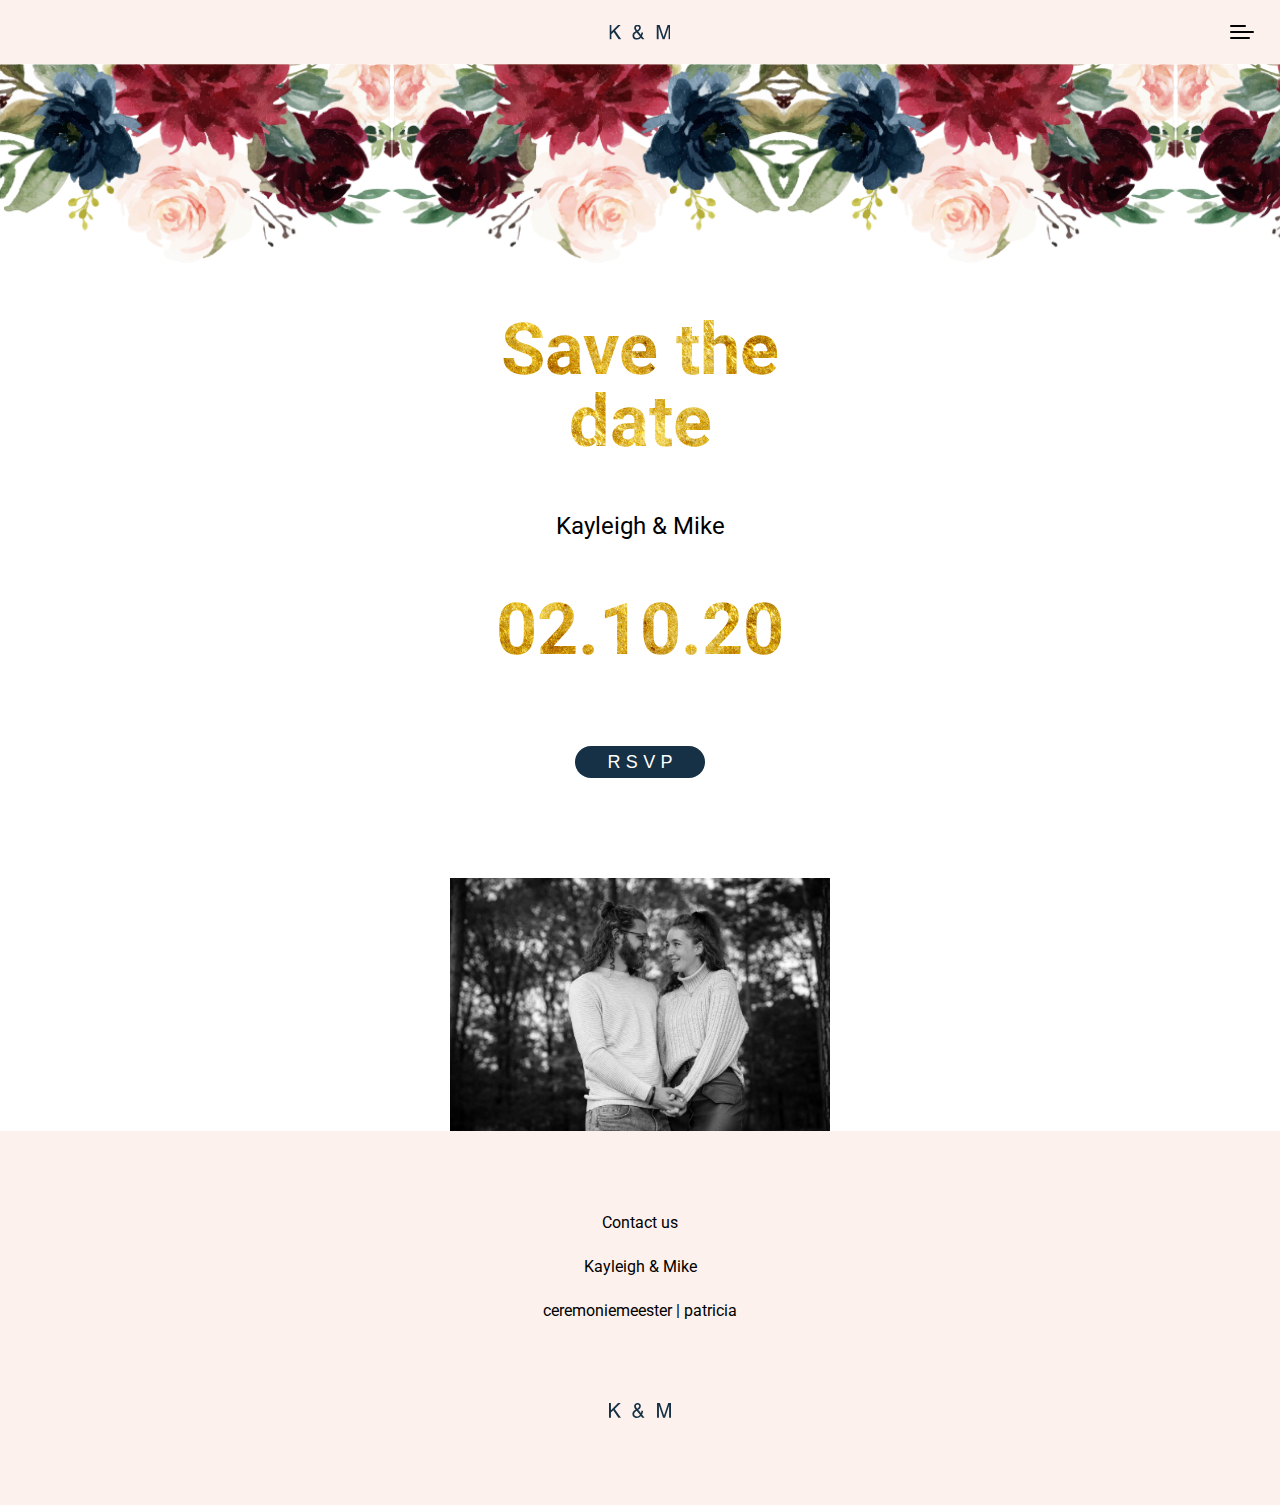
<file: index.html>
<!DOCTYPE html>
<html lang="en">
<head>
    <meta charset="UTF-8">
    <title>K & M</title>
    <link rel="stylesheet" href="static/css/reset.css">
    <link rel="stylesheet" href="static/css/style.css">
    <link href="https://fonts.googleapis.com/css2?family=Roboto:wght@500&display=swap" rel="stylesheet">
    <meta name="viewport" content="width=device-width">
</head>
<body>
    <div class="header">
        <img src="static/img/logo.svg" alt="" class="logo">
        <button class="toggle-menu" onclick="toggleMenu();">
            <span class="menu-icon-wrapper">
                <span class="top"></span>
                <span class="middle"></span>
                <span class="bottom"></span>
            </span>
        </button>
    </div>
    <div class="menu">
        <a class="menu-link m--active" href="." onclick="setActiveMenuItem(event)">
            <span class="link-text">Home</span>
        </a>
        <a class="menu-link" href="ons-verhaal.html" onclick="setActiveMenuItem(event)">
            <span class="link-text">Ons verhaal</span>
        </a>
        <a class="menu-link" href="locatie.html" onclick="setActiveMenuItem(event)">
            <span class="link-text">Locatie</span>
        </a>
        <a class="menu-link" href="het-team.html" onclick="setActiveMenuItem(event)">
            <span class="link-text">Het team</span>
        </a>
        <a class="menu-link" href="rsvp.html" onclick="setActiveMenuItem(event)">
            <span class="link-text">RSVP</span>
        </a>
        <a class="menu-link" href="praktische-informatie.html" onclick="setActiveMenuItem(event)">
            <span class="link-text">Praktische informatie</span>
        </a>
        <a class="menu-link" href="cadeautips.html" onclick="setActiveMenuItem(event)">
            <span class="link-text">Cadeautips</span>
        </a>
    </div>
    <div class="flowers"></div>
    <div class="content">
        <div class="clip-text">
            Save the<br />
            date
        </div>
        <div class="names">Kayleigh & Mike</div>
        <div class="clip-text clip-text_one">02.10.20</div>
        <button class="btn-primary mt-80">
            <span class="letter">R</span>
            <span class="letter">S</span>
            <span class="letter">V</span>
            <span class="letter">P</span>
        </button>
        <div class="mike-kayleigh-wrapper mt-100">
            <img src="static/img/mike-kayleigh.jpg" class="mike-kayleigh-img" alt="">
        </div>
    </div>
    <footer class="footer">
        <a href="" class="footer-link">Contact us</a>
        <div class="mt-20">Kayleigh & Mike</div>
        <div class="mt-20">ceremoniemeester | patricia</div>
        <img class="mt-80" src="static/img/logo.svg" alt="" class="footer-logo">
    </footer>
    <script>
        function toggleMenu() {
            document.body.classList.toggle('menu-open');
        }
        function setActiveMenuItem(event) {
            // event.preventDefault();
            document.querySelector('.menu-link.m--active').classList.remove('m--active');
            event.target.classList.add('m--active')
        }
    </script>
</body>
</html>
</file>
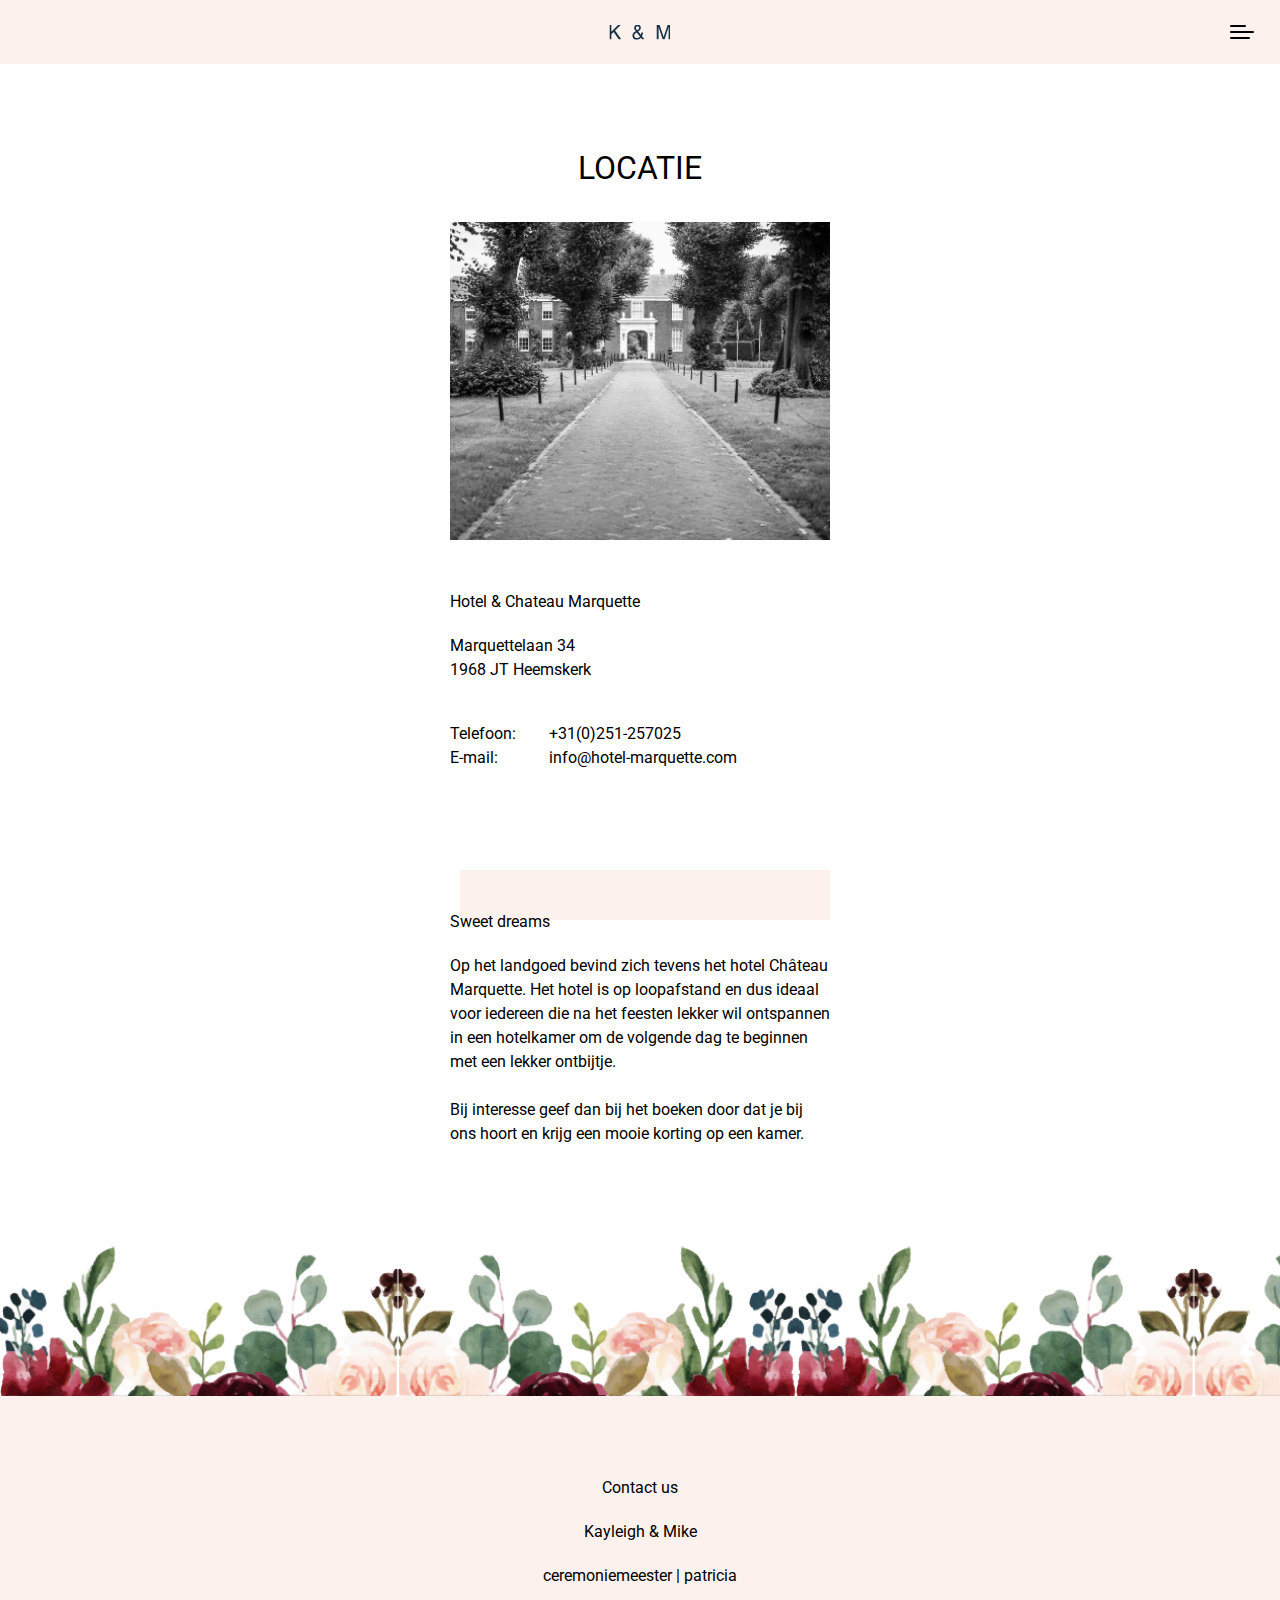
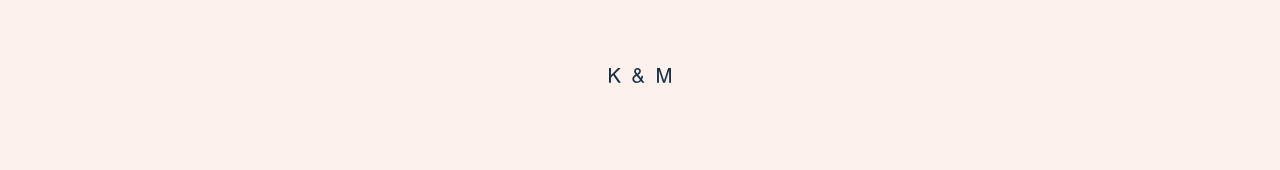
<file: locatie.html>
<!DOCTYPE html>
<html lang="en">
<head>
    <meta charset="UTF-8">
    <title>K & M</title>
    <link rel="stylesheet" href="static/css/reset.css">
    <link rel="stylesheet" href="static/css/style.css">
    <link href="https://fonts.googleapis.com/css2?family=Roboto:wght@500&display=swap" rel="stylesheet">
    <meta name="viewport" content="width=device-width">
</head>
<body>
    <div class="header">
        <img src="static/img/logo.svg" alt="" class="logo">
        <button class="toggle-menu" onclick="toggleMenu();">
            <span class="menu-icon-wrapper">
                <span class="top"></span>
                <span class="middle"></span>
                <span class="bottom"></span>
            </span>
        </button>
    </div>
    <div class="menu">
        <a class="menu-link m--active" href="." onclick="setActiveMenuItem(event)">
            <span class="link-text">Home</span>
        </a>
        <a class="menu-link" href="ons-verhaal.html" onclick="setActiveMenuItem(event)">
            <span class="link-text">Ons verhaal</span>
        </a>
        <a class="menu-link" href="locatie.html" onclick="setActiveMenuItem(event)">
            <span class="link-text">Locatie</span>
        </a>
        <a class="menu-link" href="het-team.html" onclick="setActiveMenuItem(event)">
            <span class="link-text">Het team</span>
        </a>
        <a class="menu-link" href="rsvp.html" onclick="setActiveMenuItem(event)">
            <span class="link-text">RSVP</span>
        </a>
        <a class="menu-link" href="praktische-informatie.html" onclick="setActiveMenuItem(event)">
            <span class="link-text">Praktische informatie</span>
        </a>
        <a class="menu-link" href="cadeautips.html" onclick="setActiveMenuItem(event)">
            <span class="link-text">Cadeautips</span>
        </a>
    </div>
    <div class="content text-left mt-80 mb-100">
        <h1 class="title">
            Locatie
        </h1>
        <div>
            <img src="static/img/marquette.png" class="marquette" alt="">
        </div>
        <div class="mt-50 mb-20">
            Hotel & Chateau Marquette
        </div>
        <table class="mb-100">
            <tr>
                <td colspan="2">Marquettelaan 34</td>
            </tr>
            <tr>
                <td class="pb-40" colspan="2">1968 JT Heemskerk</td>
            </tr>
            <tr>
                <td>Telefoon:</td>
                <td>+31(0)251-257025</td>
            </tr>
            <tr>
                <td>E-mail:</td>
                <td>info@hotel-marquette.com</td>
            </tr>
        </table>
        <div class="subtitle">
            Sweet dreams
        </div>
        <p class="mt-20">
            Op het landgoed bevind zich tevens het hotel Château Marquette. Het hotel is op loopafstand en dus ideaal voor iedereen die na het feesten lekker wil ontspannen in een hotelkamer om de volgende dag te beginnen met een lekker ontbijtje.
            <br><br>
            Bij interesse geef dan bij het boeken door dat je bij ons hoort en krijg een mooie korting op een kamer.
        </p>
    </div>
    <div class="flowers-bottom"></div>
    <footer class="footer">
        <a href="" class="footer-link">Contact us</a>
        <div class="mt-20">Kayleigh & Mike</div>
        <div class="mt-20">ceremoniemeester | patricia</div>
        <img class="mt-80" src="static/img/logo.svg" alt="" class="footer-logo">
    </footer>
    <script>
        function toggleMenu() {
            document.body.classList.toggle('menu-open');
        }
        function setActiveMenuItem(event) {
            // event.preventDefault();
            document.querySelector('.menu-link.m--active').classList.remove('m--active');
            event.target.classList.add('m--active')
        }
    </script>
</body>
</html>
</file>
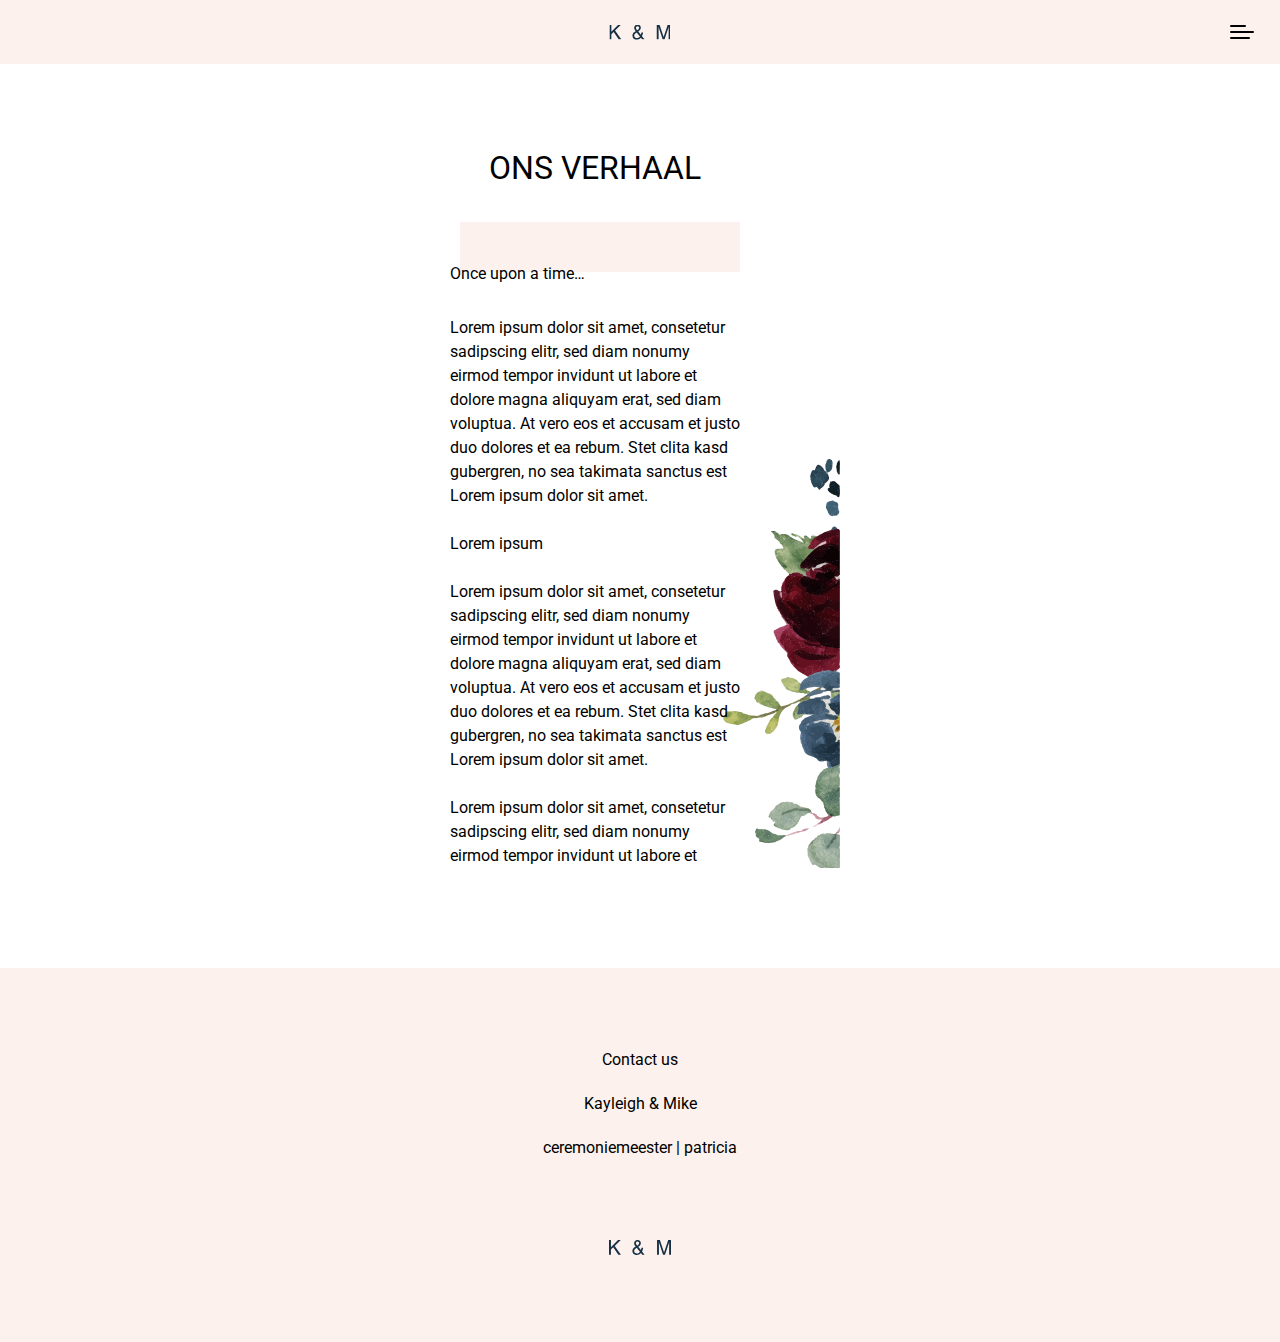
<file: ons-verhaal.html>
<!DOCTYPE html>
<html lang="en">
<head>
    <meta charset="UTF-8">
    <title>K & M</title>
    <link rel="stylesheet" href="static/css/reset.css">
    <link rel="stylesheet" href="static/css/style.css">
    <link href="https://fonts.googleapis.com/css2?family=Roboto:wght@500&display=swap" rel="stylesheet">
    <meta name="viewport" content="width=device-width">
</head>
<body>
    <div class="header">
        <img src="static/img/logo.svg" alt="" class="logo">
        <button class="toggle-menu" onclick="toggleMenu();">
            <span class="menu-icon-wrapper">
                <span class="top"></span>
                <span class="middle"></span>
                <span class="bottom"></span>
            </span>
        </button>
    </div>
    <div class="menu">
        <a class="menu-link m--active" href="." onclick="setActiveMenuItem(event)">
            <span class="link-text">Home</span>
        </a>
        <a class="menu-link" href="ons-verhaal.html" onclick="setActiveMenuItem(event)">
            <span class="link-text">Ons verhaal</span>
        </a>
        <a class="menu-link" href="locatie.html" onclick="setActiveMenuItem(event)">
            <span class="link-text">Locatie</span>
        </a>
        <a class="menu-link" href="het-team.html" onclick="setActiveMenuItem(event)">
            <span class="link-text">Het team</span>
        </a>
        <a class="menu-link" href="rsvp.html" onclick="setActiveMenuItem(event)">
            <span class="link-text">RSVP</span>
        </a>
        <a class="menu-link" href="praktische-informatie.html" onclick="setActiveMenuItem(event)">
            <span class="link-text">Praktische informatie</span>
        </a>
        <a class="menu-link" href="cadeautips.html" onclick="setActiveMenuItem(event)">
            <span class="link-text">Cadeautips</span>
        </a>
    </div>
    <div class="content flowers-right mt-80 mb-100">
        <h1 class="title">
            Ons verhaal
        </h1>
        <h2 class="subtitle mb-30">
            Once upon a time…
        </h2>
        <p class="text-left">
            Lorem ipsum dolor sit amet, consetetur sadipscing elitr, sed diam nonumy eirmod tempor invidunt ut labore et dolore magna aliquyam erat, sed diam voluptua. At vero eos et accusam et justo duo dolores et ea rebum. Stet clita kasd gubergren, no sea takimata sanctus est Lorem ipsum dolor sit amet. 
            <br><br>
            Lorem ipsum
            <br><br>
            Lorem ipsum dolor sit amet, consetetur sadipscing elitr, sed diam nonumy eirmod tempor invidunt ut labore et dolore magna aliquyam erat, sed diam voluptua. At vero eos et accusam et justo duo dolores et ea rebum. Stet clita kasd gubergren, no 
            sea takimata sanctus est Lorem ipsum dolor sit amet.
            <br><br>
            Lorem ipsum dolor sit amet, consetetur sadipscing elitr, sed diam nonumy eirmod tempor invidunt ut labore et
        </p>
    </div>
    <footer class="footer">
        <a href="" class="footer-link">Contact us</a>
        <div class="mt-20">Kayleigh & Mike</div>
        <div class="mt-20">ceremoniemeester | patricia</div>
        <img class="mt-80" src="static/img/logo.svg" alt="" class="footer-logo">
    </footer>
    <script>
        function toggleMenu() {
            document.body.classList.toggle('menu-open');
        }
        function setActiveMenuItem(event) {
            // event.preventDefault();
            document.querySelector('.menu-link.m--active').classList.remove('m--active');
            event.target.classList.add('m--active')
        }
    </script>
</body>
</html>
</file>
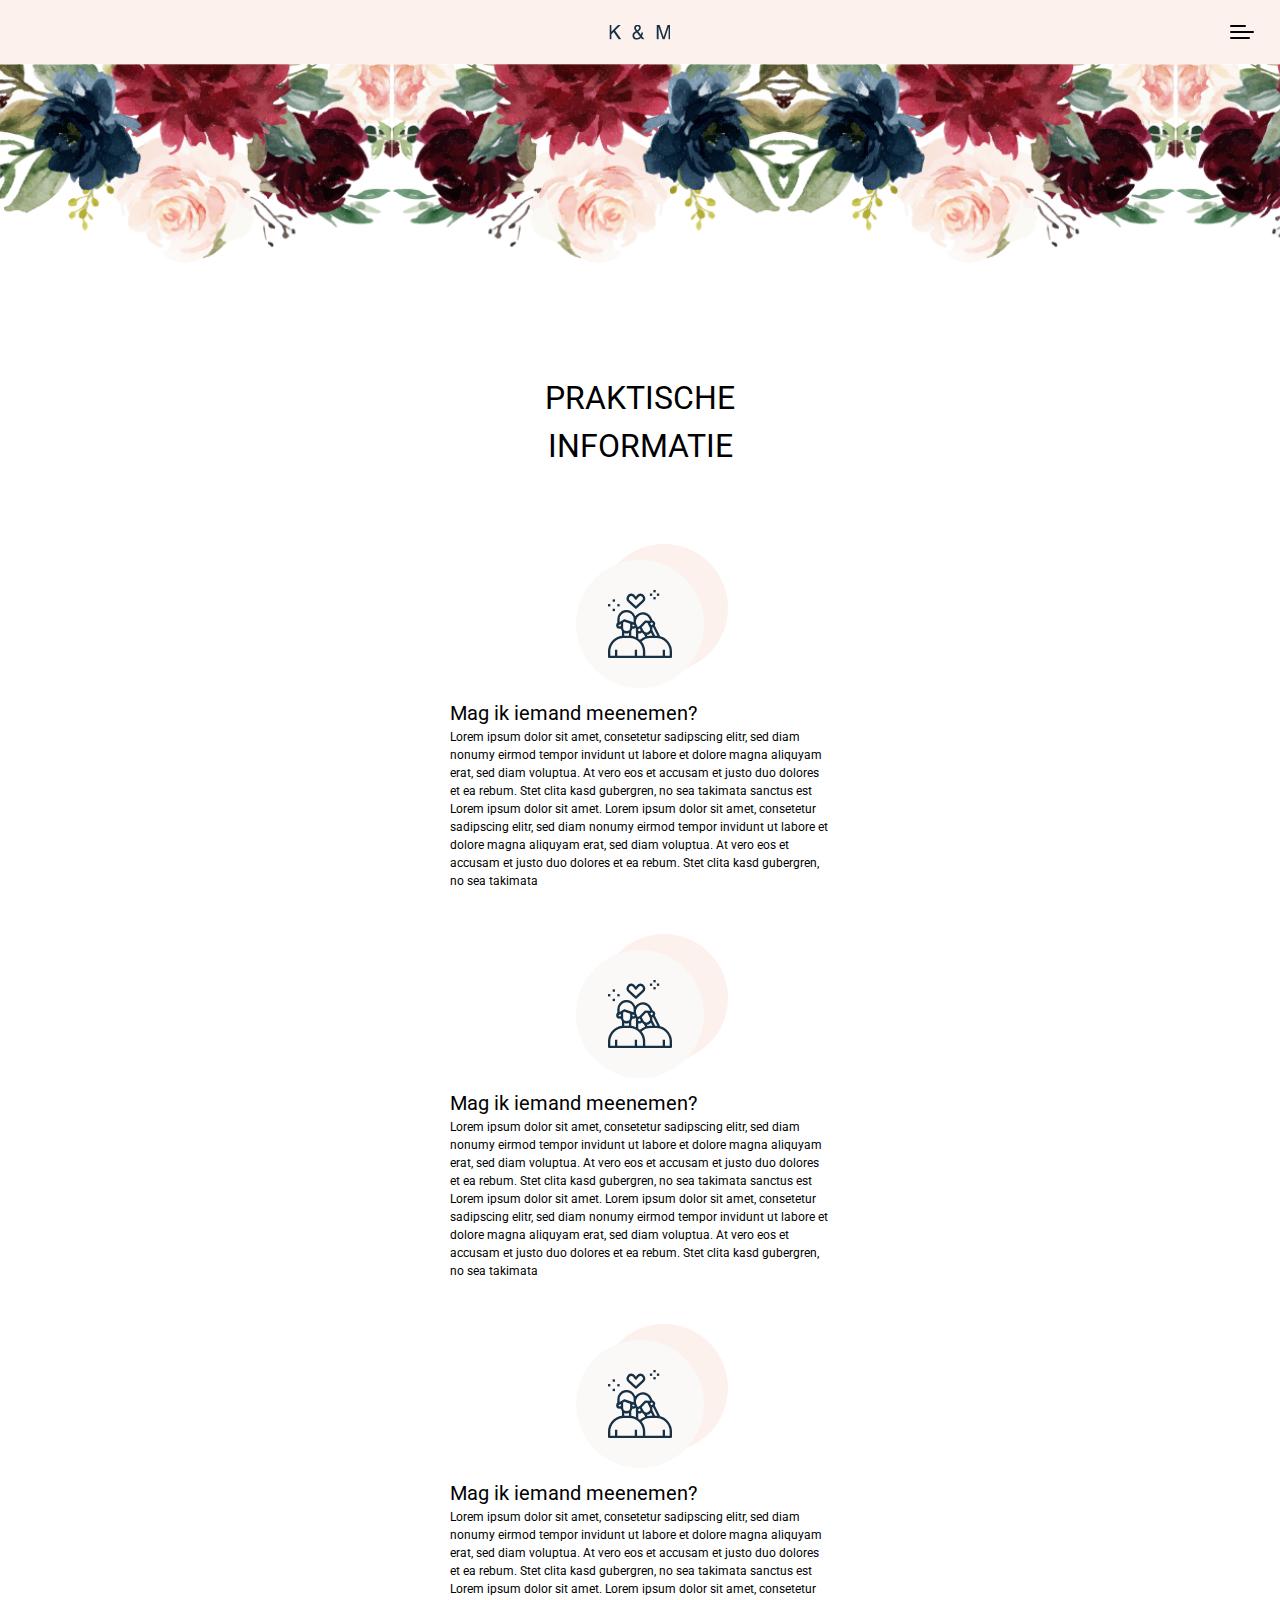
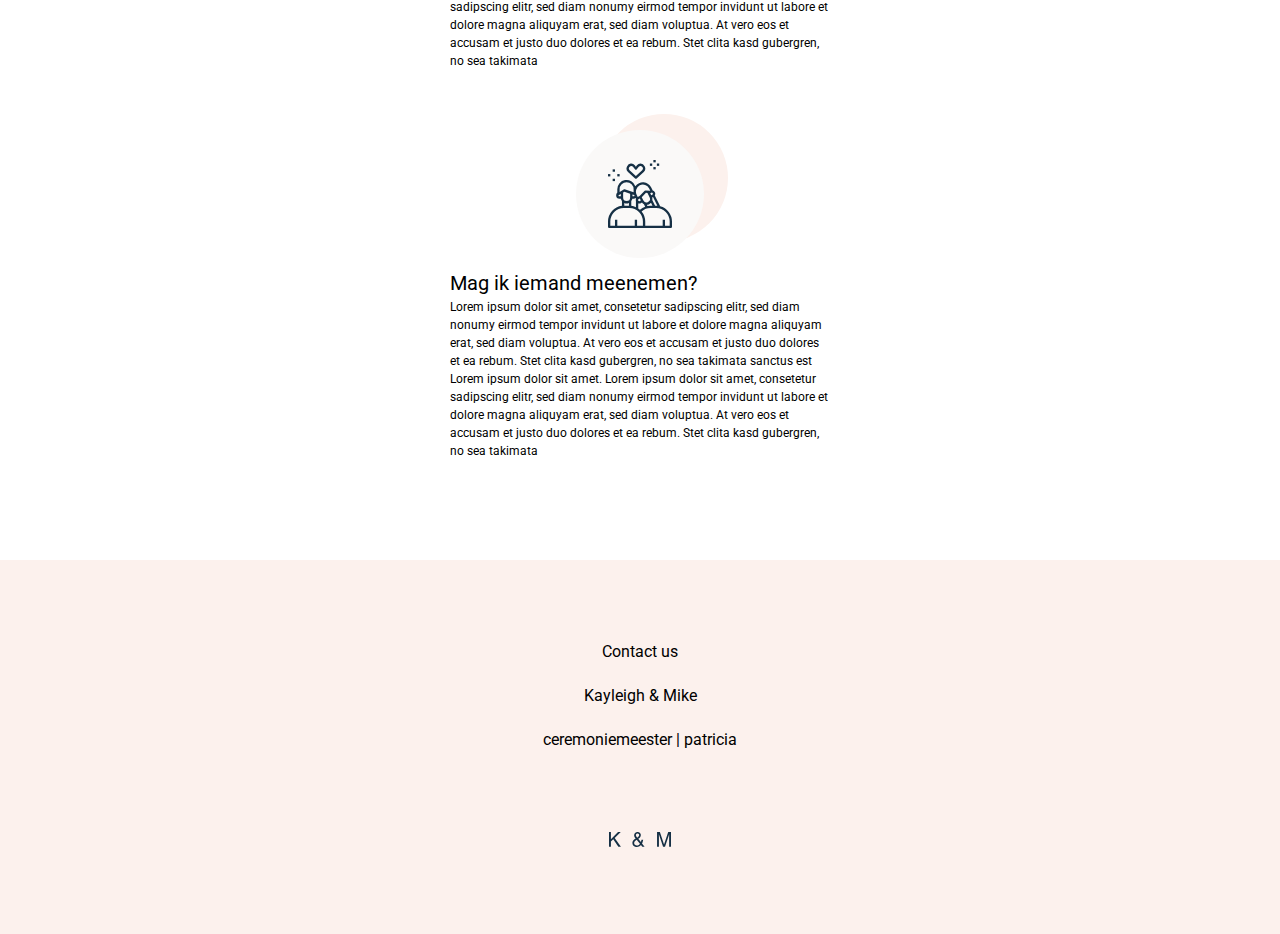
<file: praktische-informatie.html>
<!DOCTYPE html>
<html lang="en">
<head>
    <meta charset="UTF-8">
    <title>K & M</title>
    <link rel="stylesheet" href="static/css/reset.css">
    <link rel="stylesheet" href="static/css/style.css">
    <link href="https://fonts.googleapis.com/css2?family=Roboto:wght@500&display=swap" rel="stylesheet">
    <meta name="viewport" content="width=device-width">
</head>
<body>
    <div class="header">
        <img src="static/img/logo.svg" alt="" class="logo">
        <button class="toggle-menu" onclick="toggleMenu();">
            <span class="menu-icon-wrapper">
                <span class="top"></span>
                <span class="middle"></span>
                <span class="bottom"></span>
            </span>
        </button>
    </div>
    <div class="flowers"></div>
    <div class="menu">
        <a class="menu-link m--active" href="." onclick="setActiveMenuItem(event)">
            <span class="link-text">Home</span>
        </a>
        <a class="menu-link" href="ons-verhaal.html" onclick="setActiveMenuItem(event)">
            <span class="link-text">Ons verhaal</span>
        </a>
        <a class="menu-link" href="locatie.html" onclick="setActiveMenuItem(event)">
            <span class="link-text">Locatie</span>
        </a>
        <a class="menu-link" href="het-team.html" onclick="setActiveMenuItem(event)">
            <span class="link-text">Het team</span>
        </a>
        <a class="menu-link" href="rsvp.html" onclick="setActiveMenuItem(event)">
            <span class="link-text">RSVP</span>
        </a>
        <a class="menu-link" href="praktische-informatie.html" onclick="setActiveMenuItem(event)">
            <span class="link-text">Praktische informatie</span>
        </a>
        <a class="menu-link" href="cadeautips.html" onclick="setActiveMenuItem(event)">
            <span class="link-text">Cadeautips</span>
        </a>
    </div>
    <div class="content mb-100">
        <h1 class="title mt-60">
            Praktische informatie
        </h1>
        <div class="practical-info mt-60">
            <div class="practical-info-img-wrapper">
                <img class="practical-info-img" src="static/img/couple.svg" alt="">
            </div>
            <div class="practical-info-title">Mag ik iemand meenemen?</div>
            <p class="practical-info-description">
                Lorem ipsum dolor sit amet, consetetur sadipscing elitr, sed diam nonumy eirmod tempor invidunt ut labore et dolore magna aliquyam erat, sed diam voluptua. At vero eos et accusam et justo duo dolores et ea rebum. Stet clita kasd gubergren, no sea takimata sanctus est Lorem ipsum dolor sit amet. Lorem ipsum dolor sit amet, consetetur sadipscing elitr, sed diam nonumy eirmod tempor invidunt ut labore et dolore magna aliquyam erat, sed diam voluptua. At vero eos et accusam et justo duo dolores et ea rebum. Stet clita kasd gubergren, no sea takimata
            </p>
        </div>
        <div class="practical-info mt-60">
            <div class="practical-info-img-wrapper">
                <img class="practical-info-img" src="static/img/couple.svg" alt="">
            </div>
            <div class="practical-info-title">Mag ik iemand meenemen?</div>
            <p class="practical-info-description">
                Lorem ipsum dolor sit amet, consetetur sadipscing elitr, sed diam nonumy eirmod tempor invidunt ut labore et dolore magna aliquyam erat, sed diam voluptua. At vero eos et accusam et justo duo dolores et ea rebum. Stet clita kasd gubergren, no sea takimata sanctus est Lorem ipsum dolor sit amet. Lorem ipsum dolor sit amet, consetetur sadipscing elitr, sed diam nonumy eirmod tempor invidunt ut labore et dolore magna aliquyam erat, sed diam voluptua. At vero eos et accusam et justo duo dolores et ea rebum. Stet clita kasd gubergren, no sea takimata
            </p>
        </div>
        <div class="practical-info mt-60">
            <div class="practical-info-img-wrapper">
                <img class="practical-info-img" src="static/img/couple.svg" alt="">
            </div>
            <div class="practical-info-title">Mag ik iemand meenemen?</div>
            <p class="practical-info-description">
                Lorem ipsum dolor sit amet, consetetur sadipscing elitr, sed diam nonumy eirmod tempor invidunt ut labore et dolore magna aliquyam erat, sed diam voluptua. At vero eos et accusam et justo duo dolores et ea rebum. Stet clita kasd gubergren, no sea takimata sanctus est Lorem ipsum dolor sit amet. Lorem ipsum dolor sit amet, consetetur sadipscing elitr, sed diam nonumy eirmod tempor invidunt ut labore et dolore magna aliquyam erat, sed diam voluptua. At vero eos et accusam et justo duo dolores et ea rebum. Stet clita kasd gubergren, no sea takimata
            </p>
        </div>
        <div class="practical-info mt-60">
            <div class="practical-info-img-wrapper">
                <img class="practical-info-img" src="static/img/couple.svg" alt="">
            </div>
            <div class="practical-info-title">Mag ik iemand meenemen?</div>
            <p class="practical-info-description">
                Lorem ipsum dolor sit amet, consetetur sadipscing elitr, sed diam nonumy eirmod tempor invidunt ut labore et dolore magna aliquyam erat, sed diam voluptua. At vero eos et accusam et justo duo dolores et ea rebum. Stet clita kasd gubergren, no sea takimata sanctus est Lorem ipsum dolor sit amet. Lorem ipsum dolor sit amet, consetetur sadipscing elitr, sed diam nonumy eirmod tempor invidunt ut labore et dolore magna aliquyam erat, sed diam voluptua. At vero eos et accusam et justo duo dolores et ea rebum. Stet clita kasd gubergren, no sea takimata
            </p>
        </div>
    </div>
    <footer class="footer">
        <a href="" class="footer-link">Contact us</a>
        <div class="mt-20">Kayleigh & Mike</div>
        <div class="mt-20">ceremoniemeester | patricia</div>
        <img class="mt-80" src="static/img/logo.svg" alt="" class="footer-logo">
    </footer>
    <script>
        function toggleMenu() {
            document.body.classList.toggle('menu-open');
        }
        function setActiveMenuItem(event) {
            // event.preventDefault();
            document.querySelector('.menu-link.m--active').classList.remove('m--active');
            event.target.classList.add('m--active')
        }
    </script>
</body>
</html>
</file>
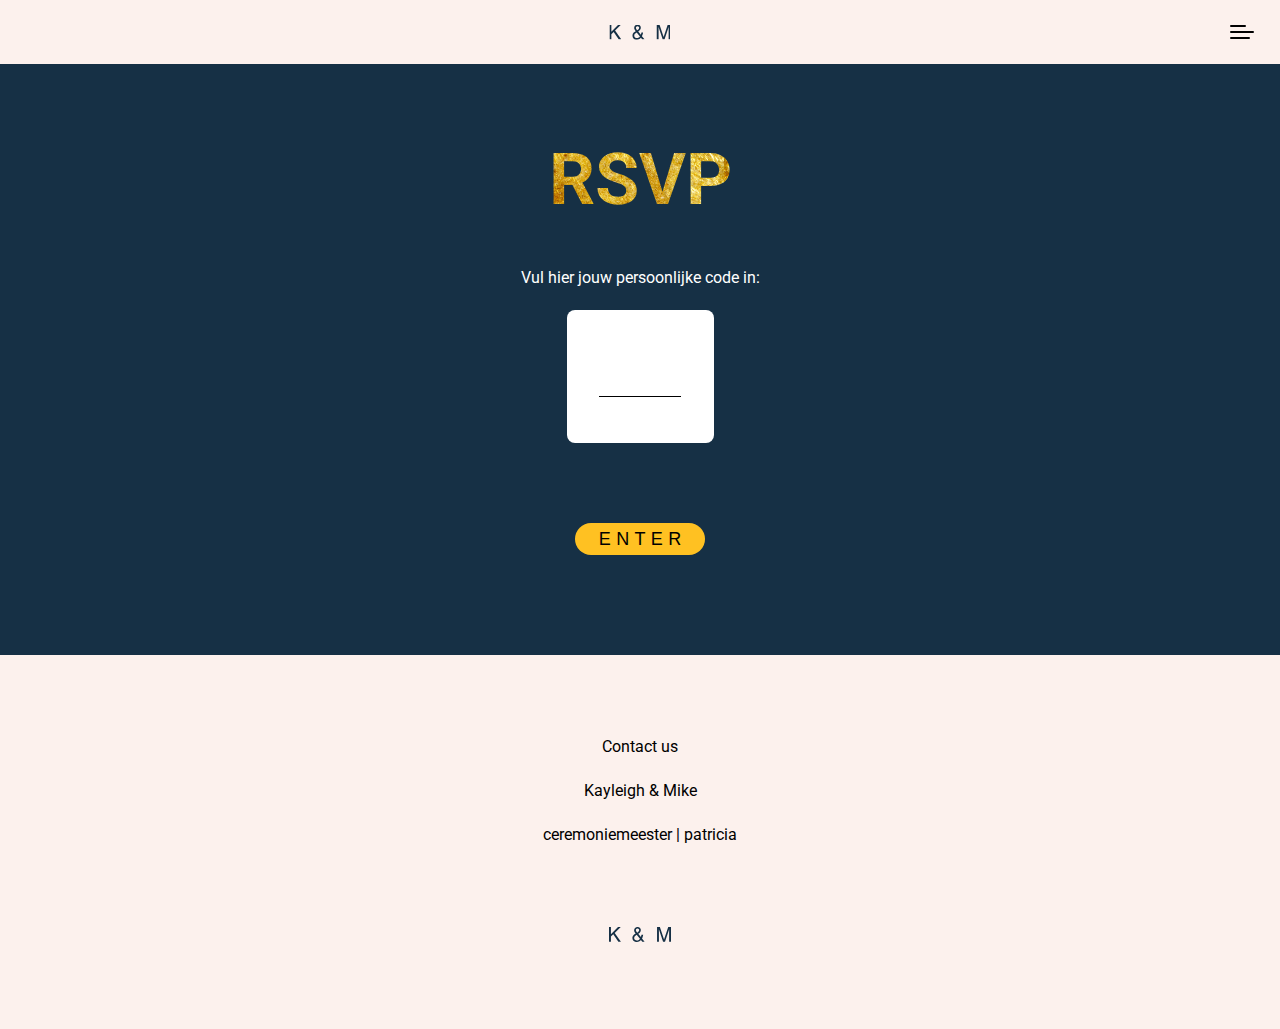
<file: rsvp.html>
<!DOCTYPE html>
<html lang="en">
<head>
    <meta charset="UTF-8">
    <title>K & M</title>
    <link rel="stylesheet" href="static/css/reset.css">
    <link rel="stylesheet" href="static/css/style.css">
    <link href="https://fonts.googleapis.com/css2?family=Roboto:wght@500&display=swap" rel="stylesheet">
    <meta name="viewport" content="width=device-width">
</head>
<body class="rsvp">
    <div class="header">
        <img src="static/img/logo.svg" alt="" class="logo">
        <button class="toggle-menu" onclick="toggleMenu();">
            <span class="menu-icon-wrapper">
                <span class="top"></span>
                <span class="middle"></span>
                <span class="bottom"></span>
            </span>
        </button>
    </div>
    <div class="menu">
        <a class="menu-link m--active" href="." onclick="setActiveMenuItem(event)">
            <span class="link-text">Home</span>
        </a>
        <a class="menu-link" href="ons-verhaal.html" onclick="setActiveMenuItem(event)">
            <span class="link-text">Ons verhaal</span>
        </a>
        <a class="menu-link" href="locatie.html" onclick="setActiveMenuItem(event)">
            <span class="link-text">Locatie</span>
        </a>
        <a class="menu-link" href="het-team.html" onclick="setActiveMenuItem(event)">
            <span class="link-text">Het team</span>
        </a>
        <a class="menu-link" href="rsvp.html" onclick="setActiveMenuItem(event)">
            <span class="link-text">RSVP</span>
        </a>
        <a class="menu-link" href="praktische-informatie.html" onclick="setActiveMenuItem(event)">
            <span class="link-text">Praktische informatie</span>
        </a>
        <a class="menu-link" href="cadeautips.html" onclick="setActiveMenuItem(event)">
            <span class="link-text">Cadeautips</span>
        </a>
    </div>
    <div class="content mb-100">
        <div class="clip-text mt-80">
            RSVP
        </div>
        <p class="mt-50 mb-20">Vul hier jouw persoonlijke code in:</p>
        <div class="rsvp-input-wrapper">
            <input type="text" class="rsvp-code">
        </div>
        <button class="btn-primary m--yellow mt-80">
            <span class="letter">E</span>
            <span class="letter">N</span>
            <span class="letter">T</span>
            <span class="letter">E</span>
            <span class="letter">R</span>
        </button>
    </div>
    <footer class="footer">
        <a href="" class="footer-link">Contact us</a>
        <div class="mt-20">Kayleigh & Mike</div>
        <div class="mt-20">ceremoniemeester | patricia</div>
        <img class="mt-80" src="static/img/logo.svg" alt="" class="footer-logo">
    </footer>
    <script>
        function toggleMenu() {
            document.body.classList.toggle('menu-open');
        }
        function setActiveMenuItem(event) {
            // event.preventDefault();
            document.querySelector('.menu-link.m--active').classList.remove('m--active');
            event.target.classList.add('m--active')
        }
    </script>
</body>
</html>
</file>
<file: static/css/style.css>
.mt-10 {
  margin-top: 10px; }

.mb-10 {
  margin-bottom: 10px; }

.pt-10 {
  padding-top: 10px; }

.pb-10 {
  padding-bottom: 10px; }

@media screen and (max-width: 500px) {
  .mt-10 {
    margin-top: 6.6666666667px; }
  .mb-10 {
    margin-bottom: 6.6666666667px; }
  .pt-10 {
    padding-top: 6.6666666667px; }
  .pb-10 {
    padding-bottom: 6.6666666667px; } }

.mt-15 {
  margin-top: 15px; }

.mb-15 {
  margin-bottom: 15px; }

.pt-15 {
  padding-top: 15px; }

.pb-15 {
  padding-bottom: 15px; }

@media screen and (max-width: 500px) {
  .mt-15 {
    margin-top: 10px; }
  .mb-15 {
    margin-bottom: 10px; }
  .pt-15 {
    padding-top: 10px; }
  .pb-15 {
    padding-bottom: 10px; } }

.mt-20 {
  margin-top: 20px; }

.mb-20 {
  margin-bottom: 20px; }

.pt-20 {
  padding-top: 20px; }

.pb-20 {
  padding-bottom: 20px; }

@media screen and (max-width: 500px) {
  .mt-20 {
    margin-top: 13.3333333333px; }
  .mb-20 {
    margin-bottom: 13.3333333333px; }
  .pt-20 {
    padding-top: 13.3333333333px; }
  .pb-20 {
    padding-bottom: 13.3333333333px; } }

.mt-25 {
  margin-top: 25px; }

.mb-25 {
  margin-bottom: 25px; }

.pt-25 {
  padding-top: 25px; }

.pb-25 {
  padding-bottom: 25px; }

@media screen and (max-width: 500px) {
  .mt-25 {
    margin-top: 16.6666666667px; }
  .mb-25 {
    margin-bottom: 16.6666666667px; }
  .pt-25 {
    padding-top: 16.6666666667px; }
  .pb-25 {
    padding-bottom: 16.6666666667px; } }

.mt-30 {
  margin-top: 30px; }

.mb-30 {
  margin-bottom: 30px; }

.pt-30 {
  padding-top: 30px; }

.pb-30 {
  padding-bottom: 30px; }

@media screen and (max-width: 500px) {
  .mt-30 {
    margin-top: 20px; }
  .mb-30 {
    margin-bottom: 20px; }
  .pt-30 {
    padding-top: 20px; }
  .pb-30 {
    padding-bottom: 20px; } }

.mt-35 {
  margin-top: 35px; }

.mb-35 {
  margin-bottom: 35px; }

.pt-35 {
  padding-top: 35px; }

.pb-35 {
  padding-bottom: 35px; }

@media screen and (max-width: 500px) {
  .mt-35 {
    margin-top: 23.3333333333px; }
  .mb-35 {
    margin-bottom: 23.3333333333px; }
  .pt-35 {
    padding-top: 23.3333333333px; }
  .pb-35 {
    padding-bottom: 23.3333333333px; } }

.mt-40 {
  margin-top: 40px; }

.mb-40 {
  margin-bottom: 40px; }

.pt-40 {
  padding-top: 40px; }

.pb-40 {
  padding-bottom: 40px; }

@media screen and (max-width: 500px) {
  .mt-40 {
    margin-top: 26.6666666667px; }
  .mb-40 {
    margin-bottom: 26.6666666667px; }
  .pt-40 {
    padding-top: 26.6666666667px; }
  .pb-40 {
    padding-bottom: 26.6666666667px; } }

.mt-45 {
  margin-top: 45px; }

.mb-45 {
  margin-bottom: 45px; }

.pt-45 {
  padding-top: 45px; }

.pb-45 {
  padding-bottom: 45px; }

@media screen and (max-width: 500px) {
  .mt-45 {
    margin-top: 30px; }
  .mb-45 {
    margin-bottom: 30px; }
  .pt-45 {
    padding-top: 30px; }
  .pb-45 {
    padding-bottom: 30px; } }

.mt-50 {
  margin-top: 50px; }

.mb-50 {
  margin-bottom: 50px; }

.pt-50 {
  padding-top: 50px; }

.pb-50 {
  padding-bottom: 50px; }

@media screen and (max-width: 500px) {
  .mt-50 {
    margin-top: 33.3333333333px; }
  .mb-50 {
    margin-bottom: 33.3333333333px; }
  .pt-50 {
    padding-top: 33.3333333333px; }
  .pb-50 {
    padding-bottom: 33.3333333333px; } }

.mt-55 {
  margin-top: 55px; }

.mb-55 {
  margin-bottom: 55px; }

.pt-55 {
  padding-top: 55px; }

.pb-55 {
  padding-bottom: 55px; }

@media screen and (max-width: 500px) {
  .mt-55 {
    margin-top: 36.6666666667px; }
  .mb-55 {
    margin-bottom: 36.6666666667px; }
  .pt-55 {
    padding-top: 36.6666666667px; }
  .pb-55 {
    padding-bottom: 36.6666666667px; } }

.mt-60 {
  margin-top: 60px; }

.mb-60 {
  margin-bottom: 60px; }

.pt-60 {
  padding-top: 60px; }

.pb-60 {
  padding-bottom: 60px; }

@media screen and (max-width: 500px) {
  .mt-60 {
    margin-top: 40px; }
  .mb-60 {
    margin-bottom: 40px; }
  .pt-60 {
    padding-top: 40px; }
  .pb-60 {
    padding-bottom: 40px; } }

.mt-65 {
  margin-top: 65px; }

.mb-65 {
  margin-bottom: 65px; }

.pt-65 {
  padding-top: 65px; }

.pb-65 {
  padding-bottom: 65px; }

@media screen and (max-width: 500px) {
  .mt-65 {
    margin-top: 43.3333333333px; }
  .mb-65 {
    margin-bottom: 43.3333333333px; }
  .pt-65 {
    padding-top: 43.3333333333px; }
  .pb-65 {
    padding-bottom: 43.3333333333px; } }

.mt-70 {
  margin-top: 70px; }

.mb-70 {
  margin-bottom: 70px; }

.pt-70 {
  padding-top: 70px; }

.pb-70 {
  padding-bottom: 70px; }

@media screen and (max-width: 500px) {
  .mt-70 {
    margin-top: 46.6666666667px; }
  .mb-70 {
    margin-bottom: 46.6666666667px; }
  .pt-70 {
    padding-top: 46.6666666667px; }
  .pb-70 {
    padding-bottom: 46.6666666667px; } }

.mt-75 {
  margin-top: 75px; }

.mb-75 {
  margin-bottom: 75px; }

.pt-75 {
  padding-top: 75px; }

.pb-75 {
  padding-bottom: 75px; }

@media screen and (max-width: 500px) {
  .mt-75 {
    margin-top: 50px; }
  .mb-75 {
    margin-bottom: 50px; }
  .pt-75 {
    padding-top: 50px; }
  .pb-75 {
    padding-bottom: 50px; } }

.mt-80 {
  margin-top: 80px; }

.mb-80 {
  margin-bottom: 80px; }

.pt-80 {
  padding-top: 80px; }

.pb-80 {
  padding-bottom: 80px; }

@media screen and (max-width: 500px) {
  .mt-80 {
    margin-top: 53.3333333333px; }
  .mb-80 {
    margin-bottom: 53.3333333333px; }
  .pt-80 {
    padding-top: 53.3333333333px; }
  .pb-80 {
    padding-bottom: 53.3333333333px; } }

.mt-85 {
  margin-top: 85px; }

.mb-85 {
  margin-bottom: 85px; }

.pt-85 {
  padding-top: 85px; }

.pb-85 {
  padding-bottom: 85px; }

@media screen and (max-width: 500px) {
  .mt-85 {
    margin-top: 56.6666666667px; }
  .mb-85 {
    margin-bottom: 56.6666666667px; }
  .pt-85 {
    padding-top: 56.6666666667px; }
  .pb-85 {
    padding-bottom: 56.6666666667px; } }

.mt-90 {
  margin-top: 90px; }

.mb-90 {
  margin-bottom: 90px; }

.pt-90 {
  padding-top: 90px; }

.pb-90 {
  padding-bottom: 90px; }

@media screen and (max-width: 500px) {
  .mt-90 {
    margin-top: 60px; }
  .mb-90 {
    margin-bottom: 60px; }
  .pt-90 {
    padding-top: 60px; }
  .pb-90 {
    padding-bottom: 60px; } }

.mt-95 {
  margin-top: 95px; }

.mb-95 {
  margin-bottom: 95px; }

.pt-95 {
  padding-top: 95px; }

.pb-95 {
  padding-bottom: 95px; }

@media screen and (max-width: 500px) {
  .mt-95 {
    margin-top: 63.3333333333px; }
  .mb-95 {
    margin-bottom: 63.3333333333px; }
  .pt-95 {
    padding-top: 63.3333333333px; }
  .pb-95 {
    padding-bottom: 63.3333333333px; } }

.mt-100 {
  margin-top: 100px; }

.mb-100 {
  margin-bottom: 100px; }

.pt-100 {
  padding-top: 100px; }

.pb-100 {
  padding-bottom: 100px; }

@media screen and (max-width: 500px) {
  .mt-100 {
    margin-top: 66.6666666667px; }
  .mb-100 {
    margin-bottom: 66.6666666667px; }
  .pt-100 {
    padding-top: 66.6666666667px; }
  .pb-100 {
    padding-bottom: 66.6666666667px; } }

.title {
  font-size: 32px;
  text-align: center;
  text-transform: uppercase;
  margin-bottom: 30px; }

.subtitle {
  position: relative;
  padding-top: 40px;
  text-align: left;
  z-index: 1; }
  .subtitle:after {
    z-index: -1;
    content: "";
    display: block;
    position: absolute;
    top: 0;
    height: 50px;
    background-color: #FCF1ED;
    left: 10px;
    right: 0; }

.text-left {
  text-align: left !important; }

body {
  font-family: 'Roboto', sans-serif; }

.flowers {
  width: 100%;
  height: 200px;
  background-image: url("../img/flowers-mirrored.jpg");
  background-size: auto 100%;
  background-position: 0% center;
  margin-bottom: 50px; }

.names {
  font-size: 24px;
  margin-top: 50px;
  margin-bottom: 50px; }

.flowers-right {
  background-image: url("../img/flowers-right.svg");
  background-position: right bottom;
  background-repeat: no-repeat;
  padding-right: 100px !important; }

.marquette {
  display: block;
  width: 100%; }

.flowers-bottom {
  width: 100%;
  height: 150px;
  background-image: url("../img/flowers-bottom.jpg");
  background-size: auto 100%;
  background-position: 0% center;
  margin-top: 50px; }

.rsvp {
  background-color: #163045;
  color: #fff; }

.rsvp-input-wrapper {
  border-radius: 8px;
  background-color: #fff;
  width: 147px;
  height: 133px;
  margin-left: auto;
  margin-right: auto;
  display: flex;
  align-items: center;
  justify-content: center; }

.rsvp-code {
  font-size: 20px;
  text-align: center;
  border: none;
  height: 40px;
  border-bottom: 1px solid #000;
  width: 82px;
  border-radius: 0;
  outline: none; }

.header {
  background-color: #FCF1ED;
  height: 64px;
  display: flex;
  align-items: center;
  position: sticky;
  width: 100%;
  top: 0;
  overflow: hidden;
  z-index: 5; }

.menu-icon-wrapper {
  position: relative;
  height: 14px;
  width: 20px; }

.menu {
  transition: transform 0.3s;
  position: fixed;
  left: 0;
  transform: translateX(-105%);
  background-color: #FCF1ED;
  width: 280px;
  top: 0;
  bottom: 0;
  padding-top: 120px;
  z-index: 10;
  box-shadow: 3px 0px 5px 0px rgba(0, 0, 0, 0.1); }
  .menu-open .menu {
    transform: translateX(0); }

.top, .middle, .bottom {
  height: 2px;
  position: absolute;
  border-radius: 2px;
  display: block;
  background-color: #000; }

.top {
  transition: width 0.3s, transform 0.3s;
  transform-origin: top left;
  width: 16px; }
  .menu-open .top {
    width: 18px;
    transform: rotate(45deg); }

.middle {
  top: 50%;
  margin-top: -1px;
  width: 24px;
  transition: transform 0.3s; }
  .menu-open .middle {
    transform: translateX(100px); }

.bottom {
  width: 20px;
  bottom: 0;
  transform-origin: bottom left;
  transition: width 0.3s, transform 0.3s; }
  .menu-open .bottom {
    width: 18px;
    transform: rotate(-45deg); }

.toggle-menu {
  padding: 0;
  height: 50px;
  width: 50px;
  margin-left: auto;
  display: flex;
  align-items: center;
  justify-content: center;
  border: none;
  appearance: none;
  background-color: transparent;
  outline: none;
  cursor: pointer;
  margin-right: 15px; }

.logo {
  position: absolute;
  left: 50%;
  top: 50%;
  transform: translate(-50%, -50%); }

.menu-link {
  display: flex;
  align-items: center;
  text-decoration: none;
  color: #000;
  height: 50px;
  padding-left: 60px; }

.link-text {
  transform: translateX(0);
  transition: transform 0.3s;
  pointer-events: none; }
  .m--active .link-text {
    transform: translateX(-20px); }

.footer {
  background-color: #FCF1ED;
  text-align: center;
  padding-top: 80px;
  padding-bottom: 80px;
  color: #000; }

.footer-link {
  text-decoration: none;
  color: #000; }

.content {
  display: flex;
  flex-direction: column;
  justify-content: center;
  text-align: center;
  width: 100%;
  max-width: 400px;
  margin-left: auto;
  margin-right: auto;
  padding-left: 10px;
  padding-right: 10px; }

.mike-kayleigh-img {
  display: block;
  width: 100%;
  max-width: 600px;
  margin-left: auto;
  margin-right: auto; }

.mike-kayleigh-wrapper {
  width: 100%; }

/* Clip text element */
.clip-text {
  font-size: 72px;
  font-weight: bold;
  line-height: 1;
  position: relative;
  display: inline-block;
  text-align: center;
  /* Color fallback */
  color: #000;
  -webkit-background-clip: text;
  -webkit-text-fill-color: transparent;
  background-image: url(../img/clip-img.png); }

.clip-text:before,
.clip-text:after {
  position: absolute;
  content: ''; }

/* Background */
.clip-text:before {
  z-index: -2;
  top: 0;
  right: 0;
  bottom: 0;
  left: 0;
  background-image: inherit; }

/* Text Background (black zone) */
.clip-text:after {
  position: absolute;
  z-index: -1;
  top: 0;
  right: 0;
  bottom: 0;
  left: 0;
  background-color: #fff; }
  .rsvp .clip-text:after {
    background-color: #163045; }

.btn-primary {
  padding-left: 15px;
  padding-right: 15px;
  background-color: #163045;
  color: #fff;
  border-radius: 16px;
  height: 32px;
  border: none;
  text-transform: uppercase;
  font-size: 18px;
  display: flex;
  justify-content: center;
  text-align: center;
  align-items: center;
  width: 130px;
  margin-left: auto;
  margin-right: auto; }
  .btn-primary.m--yellow {
    background-color: #FFC122;
    color: #000; }

.letter + .letter {
  margin-left: 4pt; }

.team-member-img {
  border-radius: 50%;
  display: block;
  box-shadow: 24px -16px 0px #FCF1ED;
  margin-left: auto;
  margin-right: auto;
  margin-bottom: 10px; }

.team-member-name {
  text-transform: uppercase;
  font-size: 20px; }

.team-member-function {
  font-size: 16px;
  margin-bottom: 30px; }

.team-member-description {
  font-style: italic;
  text-align: left;
  font-size: 12px; }

.practical-info-img {
  display: block; }

.practical-info-img-wrapper {
  border-radius: 50%;
  box-shadow: 24px -16px 0px #FCF1ED;
  background-color: #FAF9F8;
  margin-left: auto;
  margin-right: auto;
  margin-bottom: 10px;
  display: flex;
  align-items: center;
  justify-content: center;
  width: 128px;
  height: 128px; }

.practical-info-title {
  font-size: 20px;
  text-align: left; }

.practical-info-description {
  text-align: left;
  font-size: 12px; }

.gift-tip {
  display: flex;
  position: relative;
  border-radius: 12px;
  overflow: hidden;
  text-align: left;
  box-shadow: 24px -16px 0px #FCF1ED;
  margin-top: 60px;
  background-color: #FAF9F8; }

.gift-tip-content {
  padding: 15px; }

.hearts {
  position: absolute;
  bottom: 10px;
  right: 20px; }
</file>
